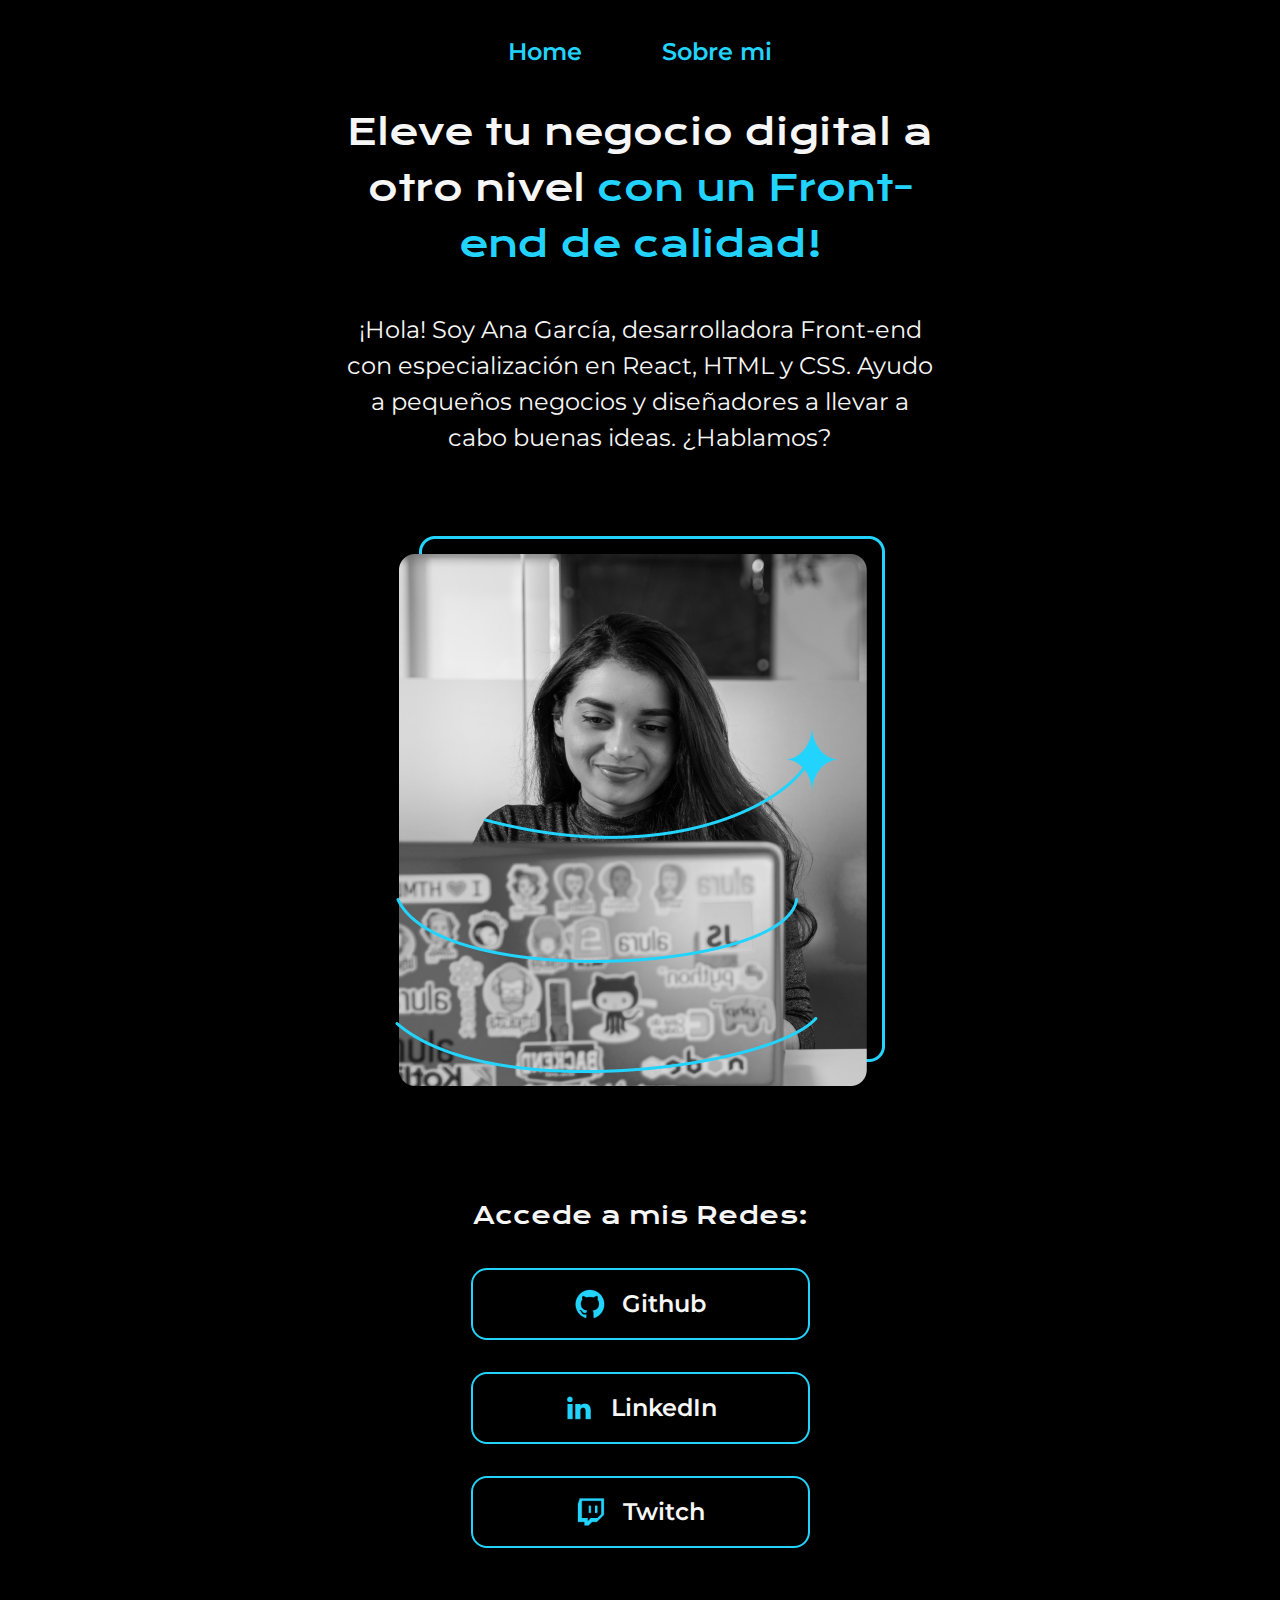
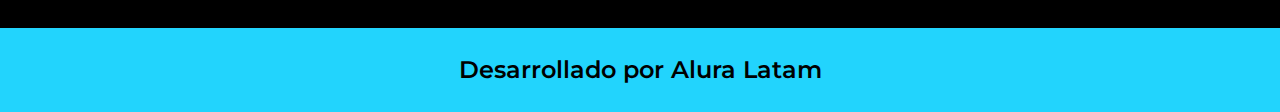
<file: index.html>
<!DOCTYPE html>
<html lang="es">
    <head>
        <meta charset="UTF-8">
        <meta name="viewport" content="width=device-width, initial-scale=1.0">
        <link rel="stylesheet" href="css/reset.css">
        <link rel="stylesheet" href="css/base.css">
        <link rel="stylesheet" href="css/index.css">
        <title>Portafolio - Home</title>
    </head>
    <body>
        <header>
            <nav class="navegation-bar">
                <a class="navegation-bar__item" href="index.html">Home</a>
                <a class="navegation-bar__item" href="about_me.html">Sobre mi</a>
            </nav>
        </header>
        <main>
            <div class="info-container">
            <!--Contiene info y foto-->
                <div class="info">
                    <h1 class="info__header">
                        Eleve tu negocio digital a otro nivel 
                        <spam class="info__header--enfasis">con un Front-end de calidad!</spam>
                    </h1>
                    <p class="info__text">
                        ¡Hola! Soy Ana García, desarrolladora Front-end con especialización en React, HTML y CSS. Ayudo a pequeños negocios y diseñadores a llevar a cabo buenas ideas. ¿Hablamos?
                    </p>
                </div>
                <img class="photo-presentation" src="img/ana_garcia_photo.png" alt="Foto de Ana Garcia"></img>
            </div>
            <div class="button-container">
                <h2 class="button-container__header">Accede a mis Redes:</h2>
                <a class="button" href="">
                    <img class="button__logo" src="assets/Logo_Github.png" alt="Logo Github">
                    Github
                </a>
                <a class="button" href="">
                    <img class="button__logo" src="assets/Logo_linkedin.png" alt="Logo LinkedIn">
                    LinkedIn
                </a>
                <a class="button" href="">
                    <img class="button__logo" src="assets/Logo_Twitch.png" alt="Logo Twitch">
                    Twitch
                </a>
            </div>
        </main>
        <footer>
            <p class="author">Desarrollado por Alura Latam</p>
        </footer>
    </body>
</html>
</file>
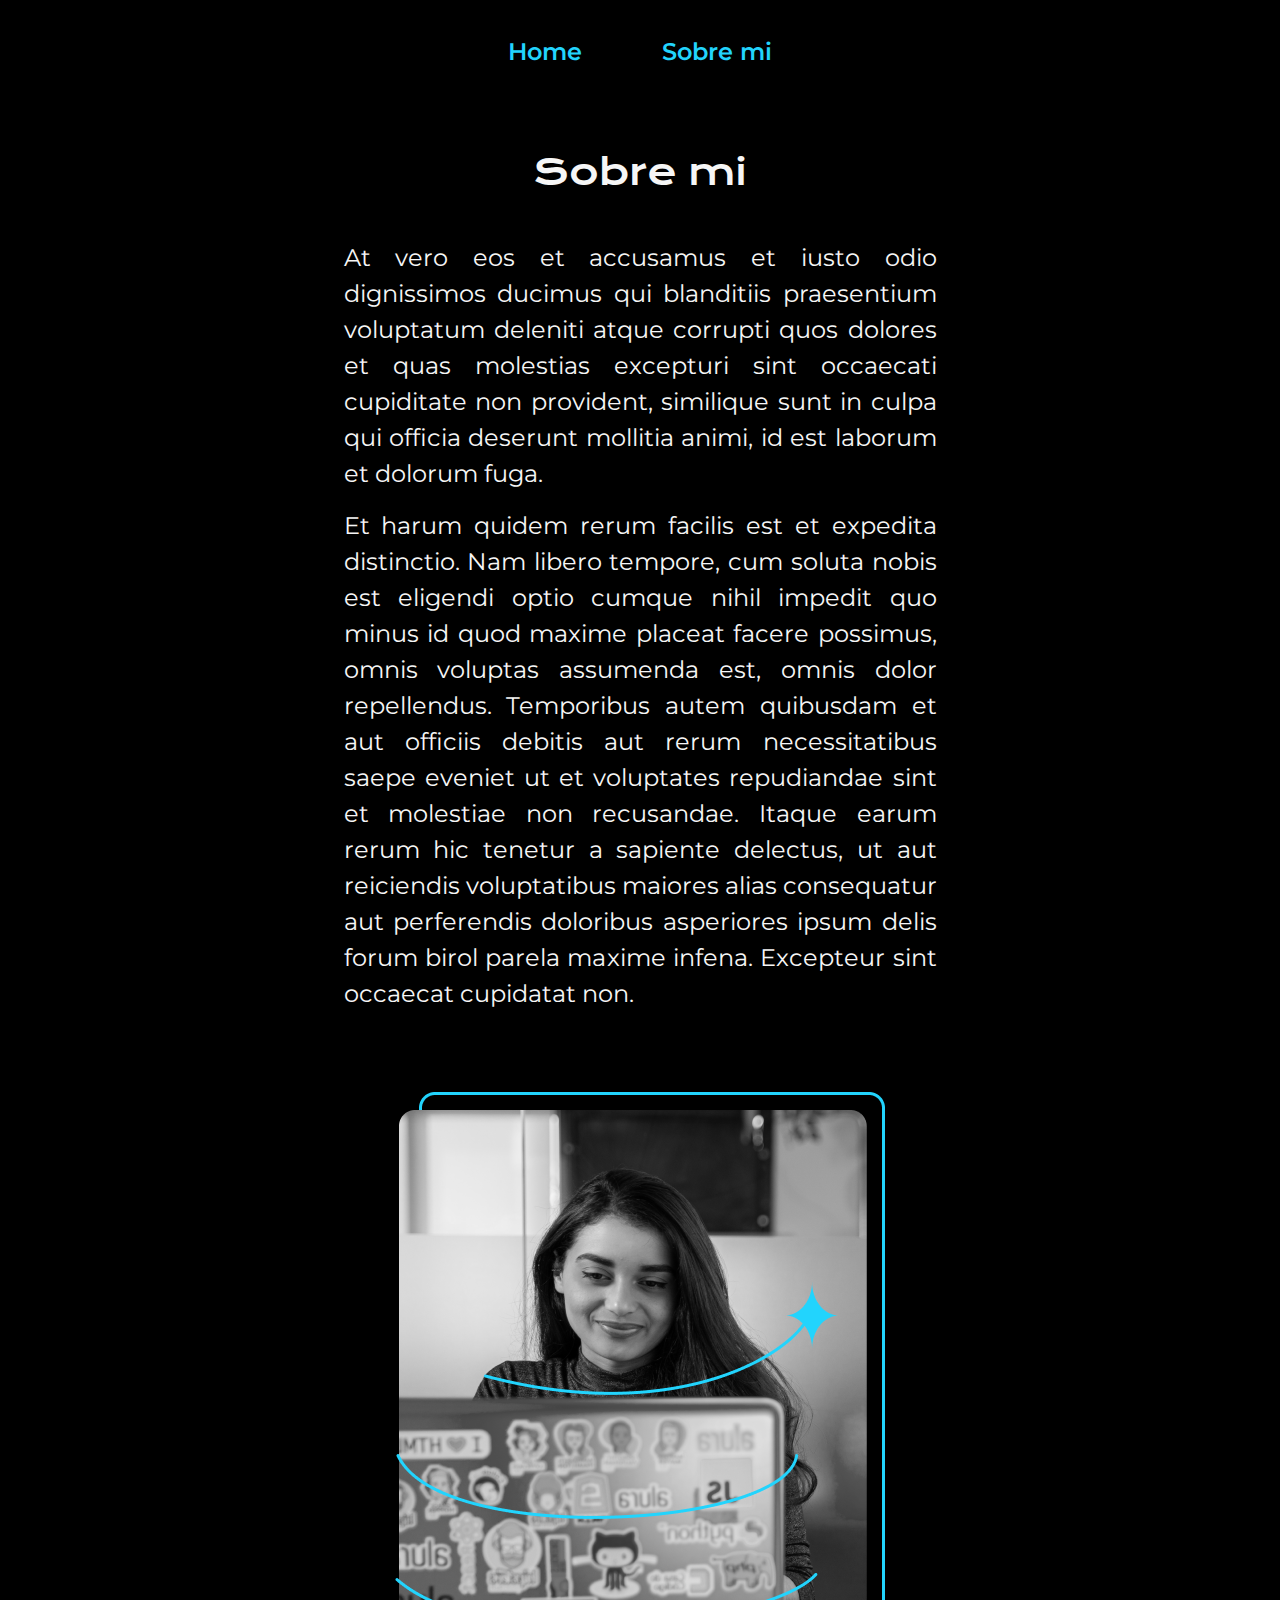
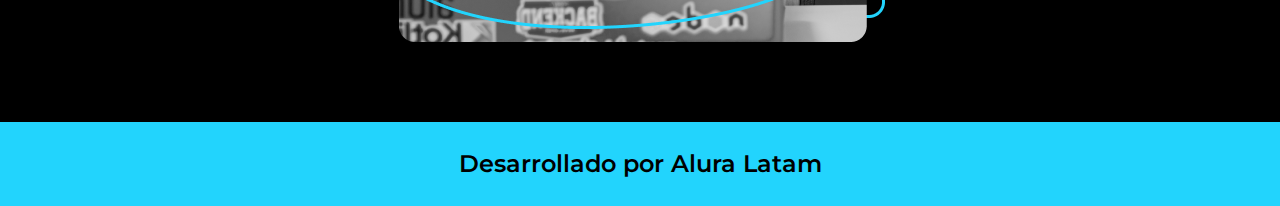
<file: about_me.html>
<!DOCTYPE html>
<html lang="es">
    <head>
        <meta charset="UTF-8">
        <meta name="viewport" content="width=device-width, initial-scale=1.0">
        <link rel="stylesheet" href="css/reset.css">
        <link rel="stylesheet" href="css/base.css">
        <link rel="stylesheet" href="css/about_me.css">
        <title>Portafolio - Sobre mi</title>
    </head>
    <body>
        <header>
            <nav class="navegation-bar">
                <a class="navegation-bar__item" href="index.html">Home</a>
                <a class="navegation-bar__item" href="about_me.html">Sobre mi</a>
            </nav>
        </header>
        <main>
            <div class="aboutme-container">
                <div class="aboutme">
                    <h1 class="aboutme__header">Sobre mi</h1>
                    <div class="aboutme__text">
                        <p>At vero eos et accusamus et iusto odio dignissimos ducimus qui blanditiis praesentium voluptatum deleniti atque corrupti quos dolores et quas molestias excepturi sint occaecati cupiditate non provident, similique sunt in culpa qui officia deserunt mollitia animi, id est laborum et dolorum fuga.</p>
                        <p>Et harum quidem rerum facilis est et expedita distinctio. Nam libero tempore, cum soluta nobis est eligendi optio cumque nihil impedit quo minus id quod maxime placeat facere possimus, omnis voluptas assumenda est, omnis dolor repellendus. Temporibus autem quibusdam et aut officiis debitis aut rerum necessitatibus saepe eveniet ut et voluptates repudiandae sint et molestiae non recusandae. Itaque earum rerum hic tenetur a sapiente delectus, ut aut reiciendis voluptatibus maiores alias consequatur aut perferendis doloribus asperiores ipsum delis forum birol parela maxime infena. Excepteur sint occaecat cupidatat non.</p>
                    </div>
                </div>
                <img class="photo-presentation" src="img/ana_garcia_photo.png" alt="Foto de Ana Garcia"></img>
            </div>
        </main>
        <footer>
            <p class="author">Desarrollado por Alura Latam</p>
        </footer>
    </body>
</html>
</file>
<file: css/base.css>
@import url('https://fonts.googleapis.com/css2?family=Krona+One&family=Montserrat:ital,wght@0,100..900;1,100..900&display=swap');

html {
    font-size: 10px;
}
:root {
    --primary-color: #000000;
    --secundary-color: #22D4FD;
    --terciary-color: #F6F6F6;
    --primary-font-family: 'Montserrat', sans-serif;
    --secundary-font-family: 'Krona One', sans-serif;
}
body {
    background-color: var(--primary-color);
}
/* header */
.navegation-bar {
    display: flex;
    gap: 8rem;
    margin: 4rem 0 4rem 11.5rem;
}
.navegation-bar__item {
    font-family: var(--primary-font-family);
    font-size: 2.4rem;
    font-weight: 600;
    text-decoration: none;
    color: var(--secundary-color);
}
.navegation-bar__item:hover {
    color: #98ecff;
}
/*Main*/
main {
    color: var(--terciary-color);
    margin: 4rem 0 11rem;
}
/*Footer*/
footer {
    background: var(--secundary-color);
}
.author {
    font-family: var(--primary-font-family);
    font-size: 2.4rem;
    font-weight: 600;
    line-height: 3.6rem;
    text-align: center;
    padding: 2.4rem 0;
}
/*Responsive*/
@media (max-width: 1292px) {
    .navegation-bar {
        margin: 4rem 0;
        justify-content: center;
    }
    main {
        margin: 4rem 0 8rem;
    }
}
@media (max-width: 462px) {
    html {
        font-size: 8px;
    }
}
</file>
<file: css/index.css>
/* main */
main {
    display: flex;
    flex-direction: column;
    align-items: center;
    gap: 11rem;
}
.info-container {
    width: 90%;
    display: flex;
    justify-content: center;
    align-items: center;
    flex-wrap: wrap;
    gap: 8rem;
}
.info {
    width: 593px;
    display: flex;
    flex-direction: column;
    gap: 4rem;
}
.info__header {
    font-family: var(--secundary-font-family);
    font-size: 3.6rem;
    line-height: 5.6rem;
}
.info__header--enfasis {
    color: var(--secundary-color);
}
.info__text {
    font-family: var(--primary-font-family);
    font-size: 2.4rem;
    line-height: 3.6rem;
}
.photo-presentation {
    max-width: 100%;
}
.button-container {
    display: flex;
    flex-direction: column;
    align-items: center;
    gap: 3.2rem;
}
.button-container__header {
    width: 100%;
    font-family: var(--secundary-font-family);
    font-size: 2.4rem;
    line-height: 4rem;
    text-align: center;
}
.button {
    width: 100%;
    padding: 1.6rem 0;
    border: var(--secundary-color) solid 0.2rem;
    border-radius: 1.6rem;
    color: var(--terciary-color);
    font-family: var(--primary-font-family);
    font-size: 2.4rem;
    font-weight: 600;
    line-height: 3.6rem;
    text-decoration: none;
    display: flex;
    justify-content: center;
    align-items: center;
    gap: 1.6rem;
}
.button:hover {
    background: #272727;
}
.button__logo {
    max-width: 10%;
    height: fit-content;
}
/*Responsive*/
@media (max-width: 1292px) {
    .info {
        text-align: center;
    }
}
@media (max-width: 462px) {
    .button-container {
        max-width: 95%;
    }
}
</file>
<file: css/about_me.css>
main {
    display: flex;
    flex-wrap: wrap;
    justify-content: center;
    gap: 8rem;
}
.aboutme-container {
    width: 90%;
    display: flex;
    justify-content: center;
    align-items: flex-start;
    flex-wrap: wrap;
    gap: 8rem;
}
.aboutme{
    width: 593px;
}
.aboutme__header {
    font-family: var(--secundary-font-family);
    font-size: 3.6rem;
    line-height: 5.6rem;
    margin: 4rem 0;
}
.aboutme__text {
    font-family: var(--primary-font-family);
    font-size: 2.4rem;
    line-height: 3.6rem;
    text-align: justify;
    display: flex;
    flex-direction: column;
    gap: 1.6rem;
}
.photo-presentation {
    max-width: 100%;
}
/*Responsive*/
@media (max-width: 1292px) {
    main {
        gap: 8rem;
    }
    .aboutme {
        text-align: center;
    }
}
</file>
